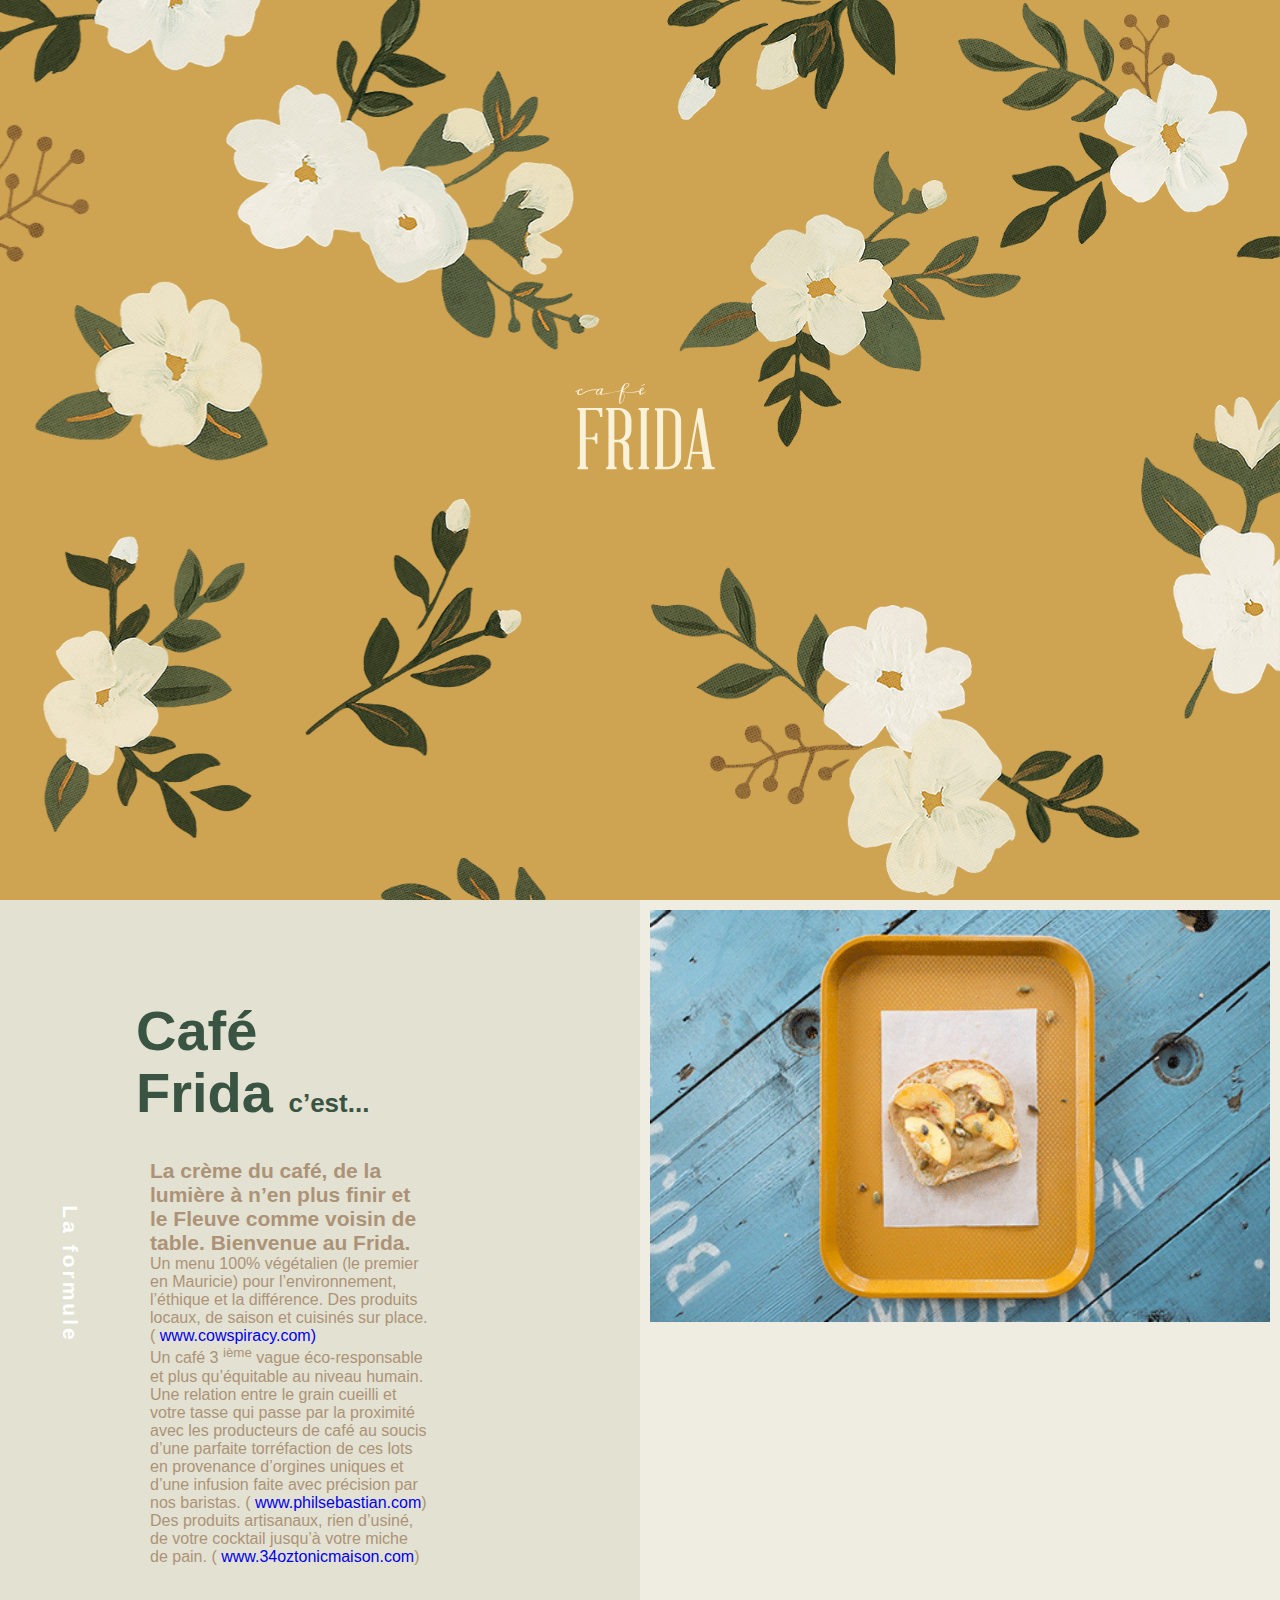
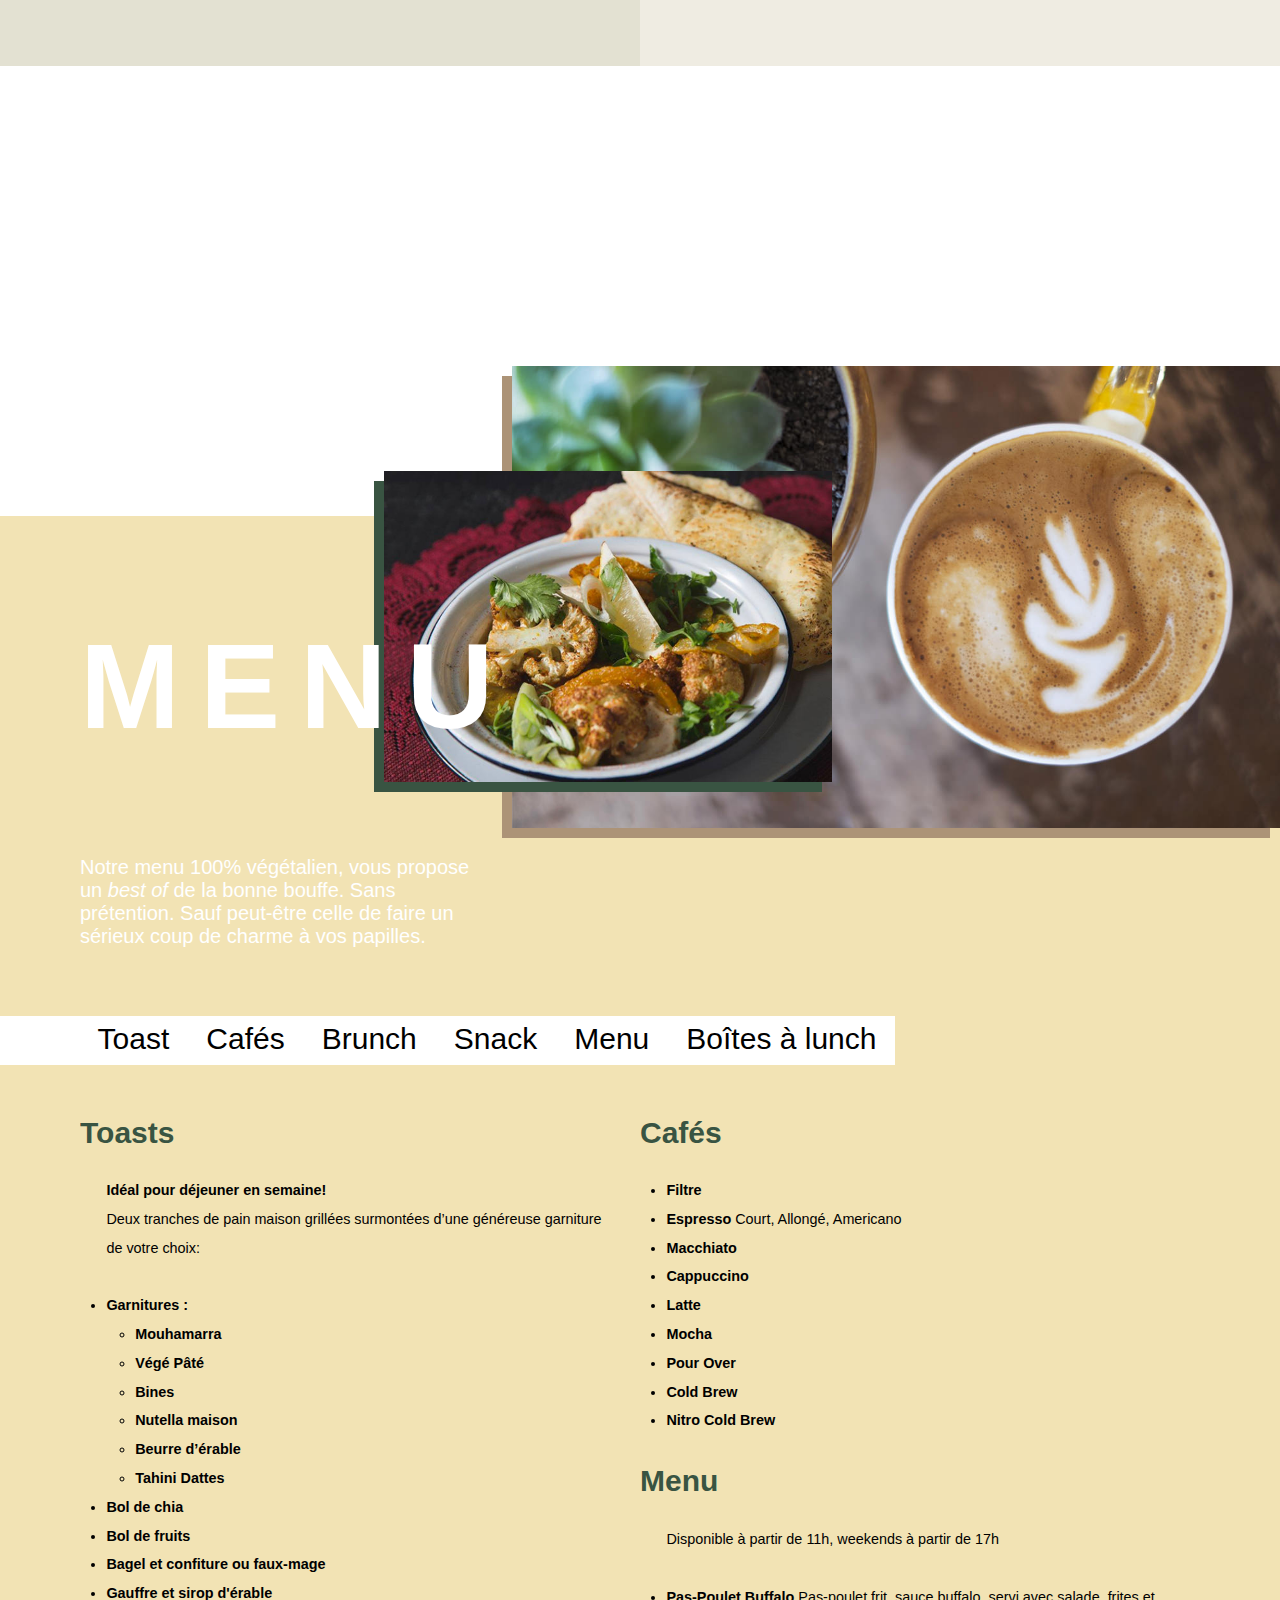
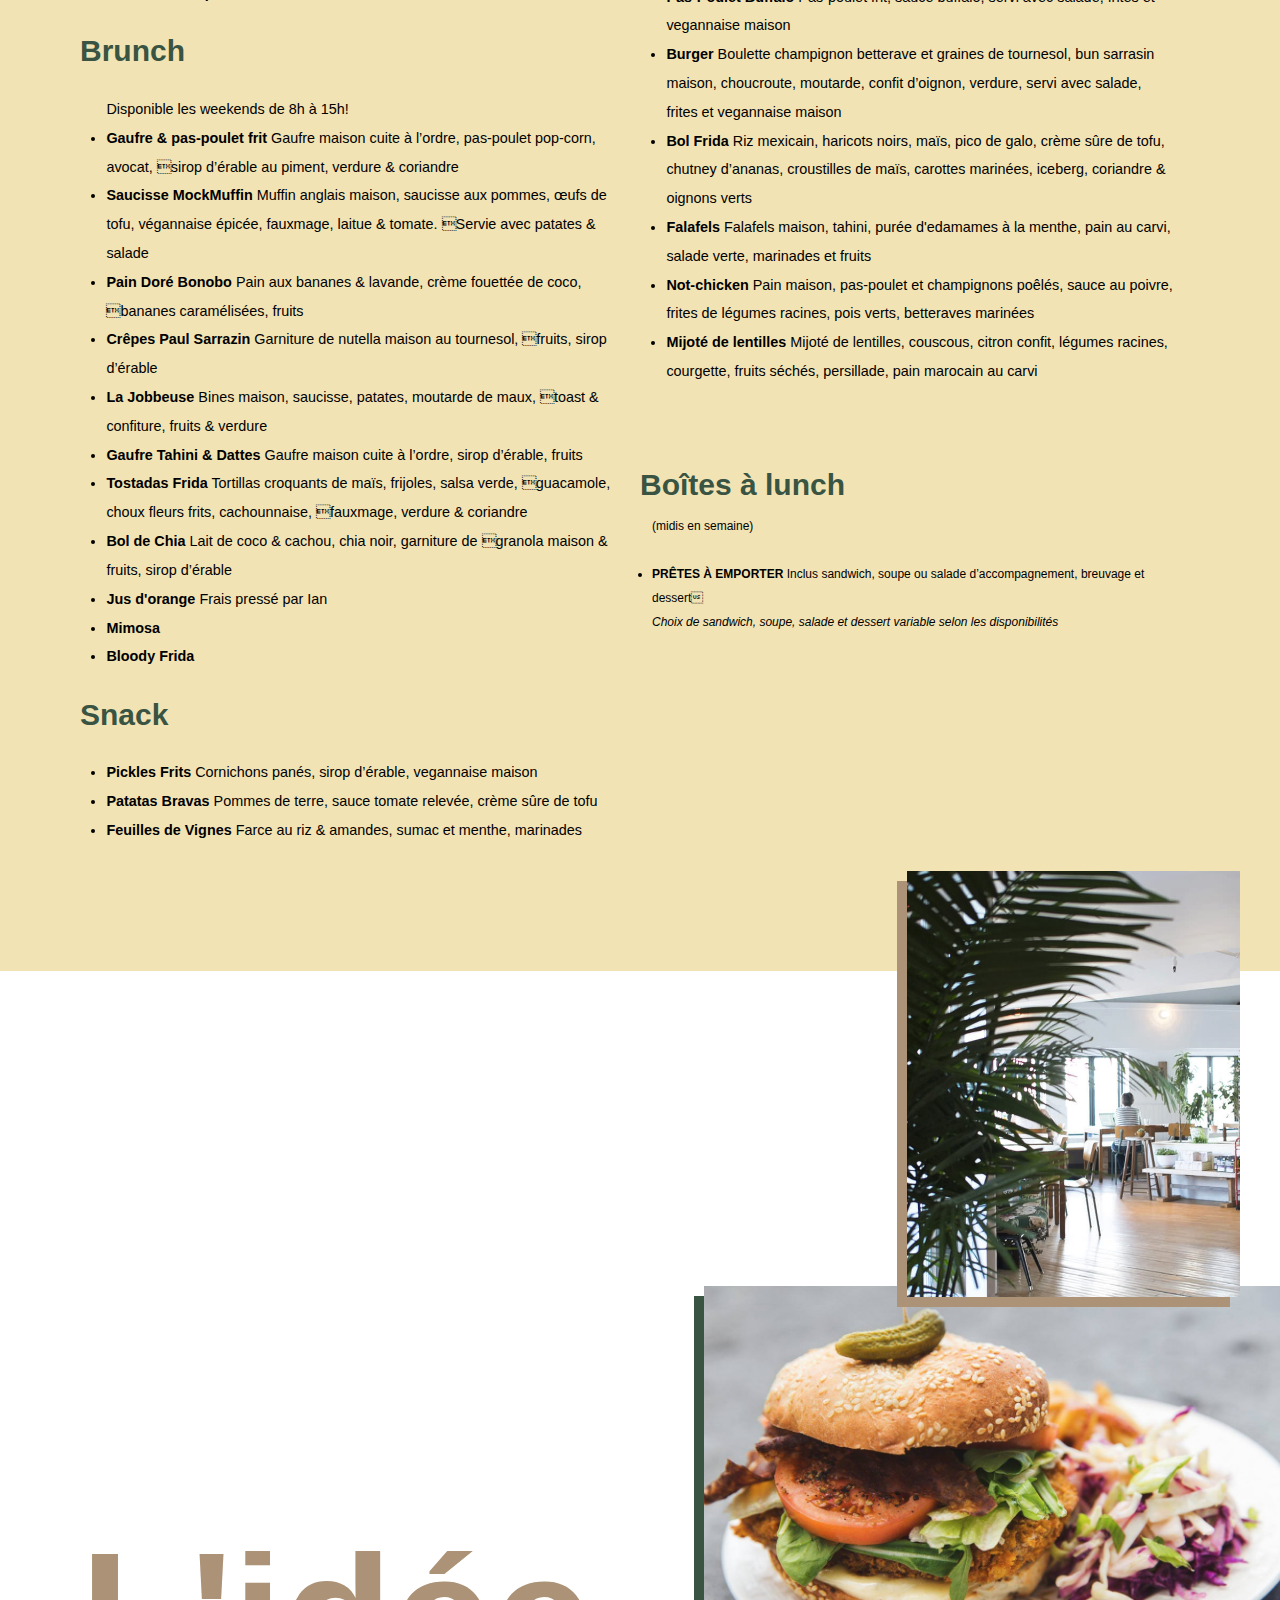
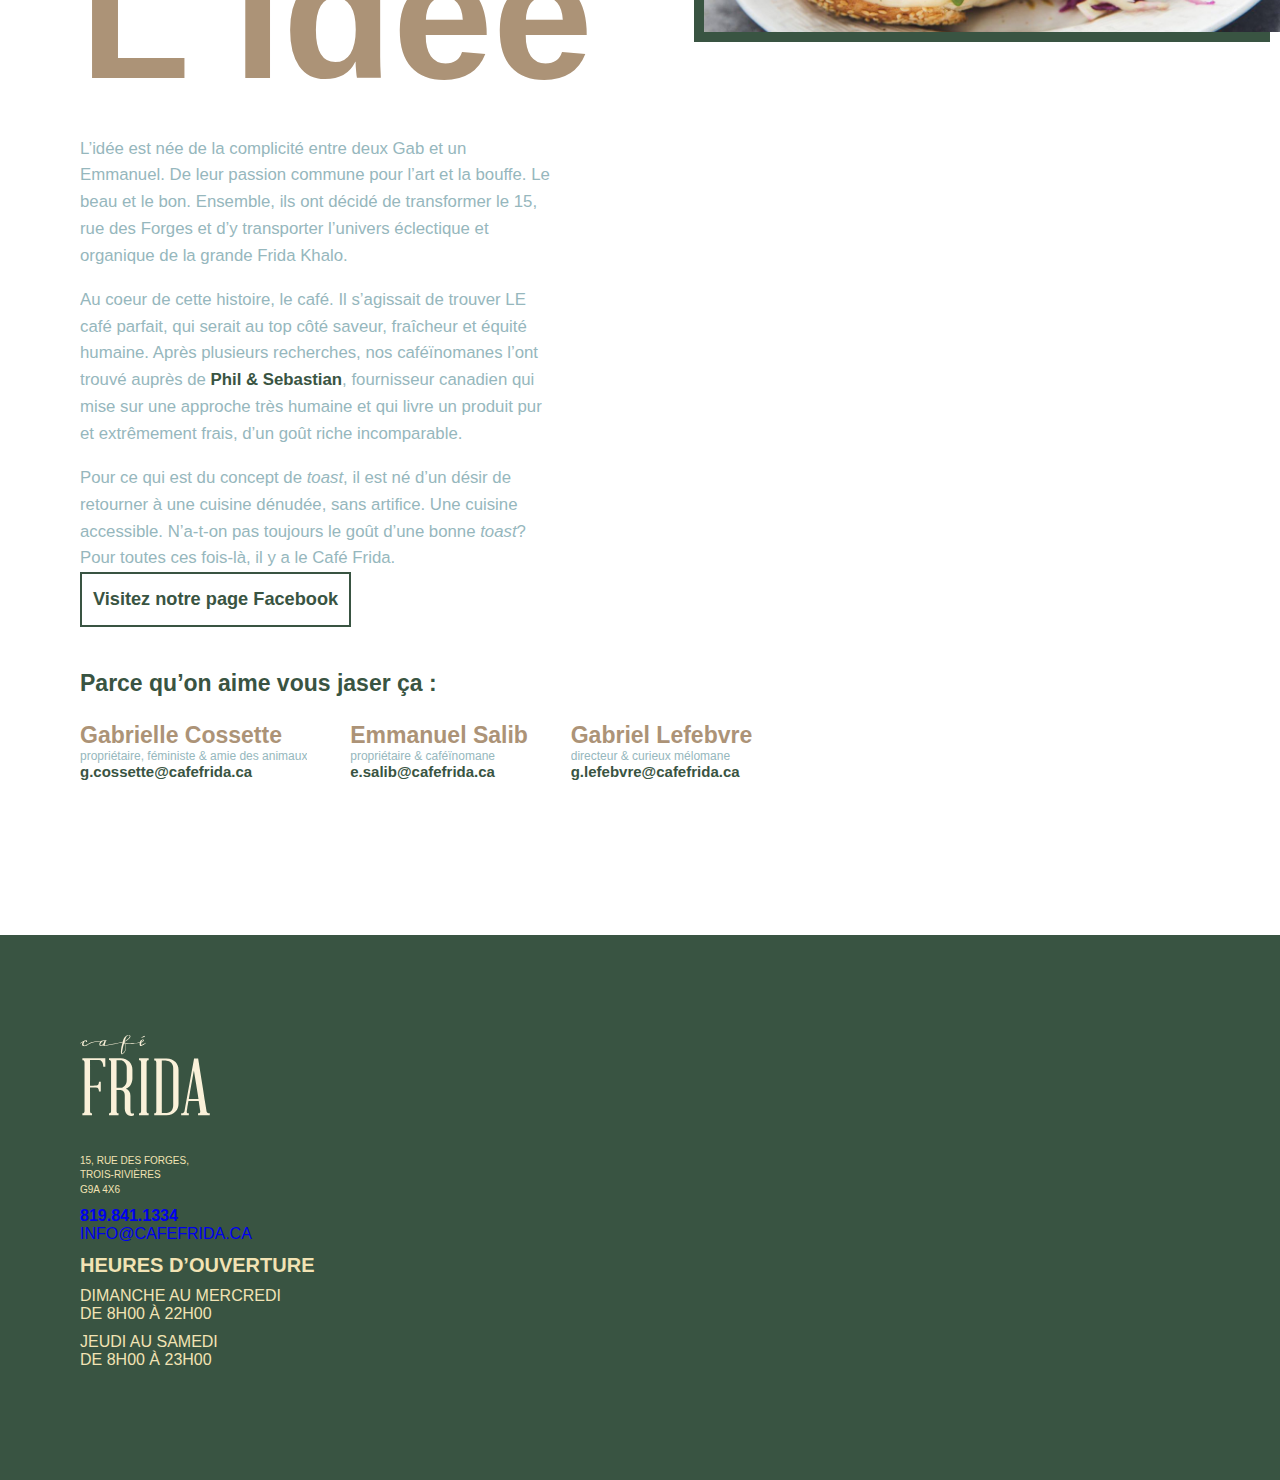
<file: 仿cafe/index.html>
<!doctype html>
<html lang="en">

<head>
    <meta http-equiv="refresh" content="">
    <title>仿cafe</title>
    <!-- Required meta tags -->
    <meta charset="utf-8">
    <meta name="viewport" content="width=device-width, initial-scale=1  maximum-scale=1.0, user-scalable=0;">

    <!-- Bootstrap CSS -->
    <!-- <link rel="stylesheet" href="css/bootstrap.css"> -->
    <link rel="stylesheet" href="css/style.css">
    <!-- <link rel="stylesheet" href="css/jquery-ui.css"> -->

    <!-- jquery & js -->
    <script src="src/jquery-1.10.1.js"></script>
    <script src="src/bootstrap.js"></script>
    <!-- <script src="https://code.jquery.com/jquery-3.3.1.slim.min.js" integrity="sha384-q8i/X+965DzO0rT7abK41JStQIAqVgRVzpbzo5smXKp4YfRvH+8abtTE1Pi6jizo" crossorigin="anonymous"></script> -->
    <!-- <script src="https://stackpath.bootstrapcdn.com/bootstrap/4.1.1/js/bootstrap.min.js" integrity="sha384-smHYKdLADwkXOn1EmN1qk/HfnUcbVRZyYmZ4qpPea6sjB/pTJ0euyQp0Mk8ck+5T" crossorigin="anonymous"></script> -->
    <script src="src/script.js"></script>
</head>

<body class="container-fluid">
    <!-- 花 -->
    <div class="topleft"></div>
    <div class="topright"></div>
    <div class="bottomleft"></div>
    <div class="bottomright"></div>
    <!-- 按钮菜单 -->
    <button class="btn btn-menu">
        <img src="./img/menu.png" class="img-fluid" alt="">
    </button>
    <div class="maskmenu">
        <ul>
            <li>
                <button>
                    <span></span>
                </button>
            </li>
            <li>
                <a href="#la-formule">La formule</a>
            </li>
            <li>
                <a href="#menu">Menu</a>
            </li>
            <li>
                <a href="#idee">L'idée</a>
            </li>
            <li>
                <a href="#contact">Contact</a>
            </li>
            <li>
                <a href="https://www.facebook.com/Lecafefrida" class="" target="_blank">
                    <span class="facebook"></span>
                </a>
            </li>
        </ul>
    </div>


    <!-- 正文 -->
    <header class="col-xs-12">
        <img class="" src="./img/logo.svg" alt="">
    </header>

    <main>
        <section id="la-formule">
            <h2  class="to_adjust">La formule</h2>

            <div class="">
                <h1>Café
                    <br>Frida
                    <span>c’est...</span>
                </h1>
                <div>
                    <h2>La crème du café, de la lumière à n’en plus finir et le Fleuve comme voisin de table. Bienvenue au Frida.</h2>
                    <p>Un menu 100% végétalien (le premier en Mauricie) pour l’environnement, l’éthique et la différence. Des
                        produits locaux, de saison et cuisinés sur place. (
                        <a href="http://www.cowspiracy.com/" target="_blank">www.cowspiracy.com)</a>
                    </p>
                    <p>Un café 3
                        <sup>ième</sup> vague éco-responsable et plus qu’équitable au niveau humain. Une relation entre le grain
                        cueilli et votre tasse qui passe par la proximité avec les producteurs de café au soucis d’une parfaite
                        torréfaction de ces lots en provenance d’orgines uniques et d’une infusion faite avec précision par
                        nos baristas. (
                        <a href="https://www.philsebastian.com/" target="_blank">www.philsebastian.com</a>)</p>
                    <p>Des produits artisanaux, rien d’usiné, de votre cocktail jusqu’à votre miche de pain. (
                        <a href="https://34oztonicmaison.com/" target="_blank">www.34oztonicmaison.com</a>)</p>
                </div>
            </div>
            <div class="to_adjust">
                <img class="img-fluid  center-block" src="./img/toast-gif-480.gif" alt="Toast">
                <span></span>
            </div>
        </section>

        <div class="bg col-xs-12">
            <img class="img-fluid hidden-md hidden-lg" src="./img/ambiance-6.jpg" alt="">
            <img class="img-fluid " src="./img/latte.jpg" alt="Café Latte">
            <img class="img-fluid " src="./img/dhal-patel.jpg" alt="Dhal Patel">
        </div>

        <section>
            <div id="menu">
                <h2>MENU</h2>
                <p>Notre menu 100% végétalien, vous propose un
                    <i>best of</i> de la bonne bouffe. Sans prétention. Sauf peut-être celle de faire un sérieux coup de charme
                    à vos papilles. </p>
            </div>

            <nav class="hidden-xs">
                <ul>
                    <li>
                        <a href="#toasts">Toast</a>
                    </li>
                    <li>
                        <a href="#cafes">Cafés</a>
                    </li>
                    <li>
                        <a href="#brunch">Brunch</a>
                    </li>
                    <li>
                        <a href="#snack">Snack</a>
                    </li>
                    <li>
                        <a href="#menu-soiree">Menu</a>
                    </li>
                    <li>
                        <a href="#boite-lunch">Boîtes à lunch</a>
                    </li>
                </ul>
            </nav>
        </section>

        <section>
            <div>
                <h3 data-target="#toasts" data-toggle="collapse">Toasts
                    <span class="hidden-md hidden-lg"></span>
                </h3>
                <div id="toasts" class="collapse">
                    <div class="card card-body">
                        <h4>Idéal pour déjeuner en semaine!</h4>
                        <p>
                            Deux tranches de pain maison grillées surmontées d’une généreuse garniture de votre choix:
                        </p>
                        <br>
                        <ul>
                            <li>
                                <p>
                                    <strong>Garnitures :</strong>
                                </p>

                                <ul>
                                    <li>
                                        <p>
                                            <strong>Mouhamarra</strong>
                                        </p>
                                    </li>
                                    <li>
                                        <p>
                                            <strong>Végé Pâté</strong>
                                        </p>
                                    </li>
                                    <li>
                                        <p>
                                            <strong>Bines</strong>
                                        </p>
                                    </li>
                                    <li>
                                        <p>
                                            <strong>Nutella maison</strong>
                                        </p>
                                    </li>
                                    <li>
                                        <p>
                                            <strong>Beurre d’érable</strong>
                                        </p>
                                    </li>
                                    <li>
                                        <p>
                                            <strong>Tahini Dattes</strong>
                                        </p>
                                    </li>
                                </ul>
                            </li>
                            <li>
                                <p>
                                    <strong>Bol de chia</strong>
                                </p>
                            </li>
                            <li>
                                <p>
                                    <strong>Bol de fruits</strong>
                                </p>
                            </li>
                            <li>
                                <p>
                                    <strong>Bagel et confiture ou faux-mage</strong>
                                </p>
                            </li>
                            <li>
                                <p>
                                    <strong>Gauffre et sirop d'érable</strong>
                                </p>
                            </li>
                        </ul>
                    </div>
                </div>
            </div>

            <div>
                <h3 data-target="#cafes" data-toggle="collapse">Cafés
                    <span class="hidden-md hidden-lg"></span>
                </h3>
                <div id="cafes" class="collapse">
                    <div class="card card-body">
                        <ul>
                            <li>
                                <p>
                                    <strong>Filtre</strong>
                                </p>
                            </li>
                            <li>
                                <p>
                                    <strong>Espresso</strong>
                                    Court, Allongé, Americano
                                </p>
                            </li>
                            <li>
                                <p>
                                    <strong>Macchiato</strong>
                                </p>
                            </li>
                            <li>
                                <p>
                                    <strong>Cappuccino</strong>
                                </p>
                            </li>
                            <li>
                                <p>
                                    <strong>Latte</strong>
                                </p>
                            </li>
                            <li>
                                <p>
                                    <strong>Mocha</strong>
                                </p>
                            </li>
                            <li>
                                <p>
                                    <strong>Pour Over</strong>
                                </p>
                            </li>
                            <li>
                                <p>
                                    <strong>Cold Brew</strong>
                                </p>
                            </li>
                            <li>
                                <p>
                                    <strong>Nitro Cold Brew</strong>
                                </p>
                            </li>
                        </ul>
                    </div>
                </div>
            </div>

            <div>
                <h3 data-target="#brunch" data-toggle="collapse" class="hidden-md">Brunch
                    <span class="hidden-md hidden-lg"></span>
                </h3>
                <div id="brunch" class="collapse">
                    <div class="card card-body">
                        <p>Disponible les weekends de 8h à 15h!</p>

                        <ul>
                            <li>
                                <p>
                                    <strong>Gaufre &amp; pas-poulet frit</strong>
                                    Gaufre maison cuite à l’ordre, pas-poulet pop-corn, avocat, sirop d’érable au piment, verdure &amp; coriandre
                                </p>
                            </li>
                            <li>
                                <p>
                                    <strong>Saucisse MockMuffin</strong>
                                    Muffin anglais maison, saucisse aux pommes, œufs de tofu, végannaise épicée, fauxmage, laitue &amp; tomate. Servie avec
                                    patates &amp; salade
                                </p>
                            </li>
                            <li>
                                <p>
                                    <strong>Pain Doré Bonobo</strong>
                                    Pain aux bananes &amp; lavande, crème fouettée de coco, bananes caramélisées, fruits
                                </p>
                            </li>
                            <li>
                                <p>
                                    <strong>Crêpes Paul Sarrazin</strong>
                                    Garniture de nutella maison au tournesol, fruits, sirop d’érable
                                </p>
                            </li>
                            <li>
                                <p>
                                    <strong>La Jobbeuse</strong>
                                    Bines maison, saucisse, patates, moutarde de maux, toast &amp; confiture, fruits &amp; verdure
                                </p>
                            </li>
                            <li>
                                <p>
                                    <strong>Gaufre Tahini &amp; Dattes</strong>
                                    Gaufre maison cuite à l’ordre, sirop d’érable, fruits
                                </p>
                            </li>
                            <li>
                                <p>
                                    <strong>Tostadas Frida</strong>
                                    Tortillas croquants de maïs, frijoles, salsa verde, guacamole, choux fleurs frits, cachounnaise, fauxmage, verdure &amp;
                                    coriandre
                                </p>
                            </li>
                            <li>
                                <p>
                                    <strong>Bol de Chia</strong>
                                    Lait de coco &amp; cachou, chia noir, garniture de granola maison &amp; fruits, sirop d’érable
                                </p>
                            </li>
                            <li>
                                <p>
                                    <strong>Jus d'orange</strong>
                                    Frais pressé par Ian
                                </p>
                            </li>
                            <li>
                                <p>
                                    <strong>Mimosa</strong>
                                </p>
                            </li>
                            <li>
                                <p>
                                    <strong>Bloody Frida</strong>
                                </p>
                            </li>
                        </ul>
                    </div>
                </div>
            </div>
            
            <div class="to_adjust">
                <h3 data-target="#menu-soiree" data-toggle="collapse">Menu
                    <span class="hidden-lg hidden-md"></span>
                </h3>
                <div id="menu-soiree" class="collapse">
                    <div class="card card-body">
                        <p>Disponible à partir de 11h, weekends à partir de 17h</p>
                        <br>
                        <ul>
                            <li>
                                <p>
                                    <strong>Pas-Poulet Buffalo</strong>
                                    Pas-poulet frit, sauce buffalo, servi avec salade, frites et vegannaise maison
                                </p>
                            </li>
                            <li>
                                <p>
                                    <strong>Burger</strong>
                                    Boulette champignon betterave et graines de tournesol, bun sarrasin maison, choucroute, moutarde, confit d’oignon, verdure,
                                    servi avec salade, frites et vegannaise maison
                                </p>
                            </li>
                            <li>
                                <p>
                                    <strong>Bol Frida</strong>
                                    Riz mexicain, haricots noirs, maïs, pico de galo, crème sûre de tofu, chutney d’ananas, croustilles de maïs, carottes marinées,
                                    iceberg, coriandre &amp; oignons verts
                                </p>
                            </li>
                            <li>
                                <p>
                                    <strong>Falafels</strong>
                                    Falafels maison, tahini, purée d'edamames à la menthe, pain au carvi, salade verte, marinades et fruits
                                </p>
                            </li>
                            <li>
                                <p>
                                    <strong>Not-chicken</strong>
                                    Pain maison, pas-poulet et champignons poêlés, sauce au poivre, frites de légumes racines, pois verts, betteraves marinées
                                </p>
                            </li>
                            <li>
                                <p>
                                    <strong>Mijoté de lentilles</strong>
                                    Mijoté de lentilles, couscous, citron confit, légumes racines, courgette, fruits séchés, persillade, pain marocain au carvi
                                </p>
                            </li>
                        </ul>
                    </div>
                </div>
            </div>

            <div>
                    <h3 data-target="#snack" data-toggle="collapse">Snack
                        <span class="hidden-md hidden-lg"></span>
                    </h3>
                    <div id="snack" class="collapse">
                        <div class="card card-body">
                            <ul>
                                <li>
                                    <p>
                                        <strong>Pickles Frits</strong>
                                        Cornichons panés, sirop d’érable, vegannaise maison
                                    </p>
                                </li>
                                <li>
                                    <p>
                                        <strong>Patatas Bravas</strong>
                                        Pommes de terre, sauce tomate relevée, crème sûre de tofu
                                    </p>
                                </li>
                                <li>
                                    <p>
                                        <strong>Feuilles de Vignes</strong>
                                        Farce au riz &amp; amandes, sumac et menthe, marinades
                                    </p>
                                </li>
                            </ul>
                        </div>
                    </div>
            </div>

            <div class="to_adjust2">
                <h3>Boîtes à lunch</h3>
                <div id="boite-lunch">
                    <p>(midis en semaine)</p><br>
                    <ul>
                        <li>
                            <p>
                                <strong>PRÊTES À EMPORTER</strong>
                                Inclus sandwich, soupe ou salade d’accompagnement, breuvage et dessert
                            </p>
                            <p>
                                <i>Choix de sandwich, soupe, salade et dessert variable selon les disponibilités</i>
                            </p>
                        </li>
                    </ul>
                </div>
            </div>
        </section>

        <div class="bg">
            <img class="img-fluid hidden-lg hidden-md" src="./img/ambiance-7.jpg" alt="">
            <img class="img-fluid " src="./img/burger-free-chicken.jpg" alt="Burger Free Chicken">
            <img class="img-fluid " src="./img/img-verti-2.jpg" alt="">
        </div>

        <section>
            <div id="idee">
                <h2>L'idée</h2>
                <article>
                    <p>L’idée est née de la complicité entre deux Gab et un Emmanuel. De leur passion commune pour l’art et
                        la bouffe. Le beau et le bon. Ensemble, ils ont décidé de transformer le 15, rue des Forges et d’y
                        transporter l’univers éclectique et organique de la grande Frida Khalo. </p>
                    <p>Au coeur de cette histoire, le café. Il s’agissait de trouver LE café parfait, qui serait au top côté
                        saveur, fraîcheur et équité humaine. Après plusieurs recherches, nos caféïnomanes l’ont trouvé auprès
                        de
                        <a href="https://www.philsebastian.com/" target="_blank">Phil &amp; Sebastian</a>, fournisseur canadien qui mise sur une approche très humaine et qui livre
                        un produit pur et extrêmement frais, d’un goût riche incomparable. </p>
                    <p>Pour ce qui est du concept de
                        <i>toast</i>, il est né d’un désir de retourner à une cuisine dénudée, sans artifice. Une cuisine accessible.
                        N’a-t-on pas toujours le goût d’une bonne
                        <i>toast</i>? Pour toutes ces fois-là, il y a le Café Frida.</p>
                    <br>
                    <a href="https://www.facebook.com/Lecafefrida" target="_blank">
                        <div>Visitez notre page Facebook</div>
                        <span class="hidden-xs hidden-md hidden-lg">Visitez notre page Facebook</span>
                    </a>
                </article>
            </div>

            <div>
                    <h3 class="to_adjust">Parce qu’on
                        <br>aime vous jaser ça :</h3>
                <div>
                    <div>
                        <h3>Gabrielle
                            <br>Cossette</h3>
                        <p>propriétaire, féministe
                            <br>&amp; amie des animaux</p>
                        <a href="mailto:g.cossette@cafefrida.ca">g.cossette@cafefrida.ca</a>
                    </div>
                    <div>
                        <h3>Emmanuel
                            <br>Salib</h3>
                        <p>propriétaire
                            <br>&amp; caféïnomane</p>
                        <a href="mailto:e.salib@cafefrida.ca">e.salib@cafefrida.ca</a>
                    </div>
                    <div>
                        <h3>Gabriel
                            <br>Lefebvre</h3>
                        <p>directeur
                            <br>&amp; curieux mélomane</p>
                        <a href="mailto:g.lefebvre@cafefrida.ca">g.lefebvre@cafefrida.ca</a>
                    </div>
                </div>
            </div>
        </section>
    </main>

    <footer id="contact">
        <div>
            <div>
                <div>
                    <div class="logo">
                        <img class="img-fluid " src="./img/logo.svg" alt="Café Frida">
                    </div>
                </div>
                <div>
                    <div>
                        <address>
                            15, rue des forges,
                            <br>Trois-Rivières
                            <br>G9A 4X6
                        </address>
                        <p>
                            <strong>
                                <a href="tel:8198411334">819.841.1334</a>
                            </strong>
                            <br>
                            <a href="mailto:info@cafefrida.ca">info@cafefrida.ca</a>
                            <br>
                            <a href="https://www.facebook.com/Lecafefrida" target="_blank"></a>
                        </p>
                    </div>
                    <div>
                        <h4>Heures d’ouverture</h4>
                        <p>Dimanche au mercredi
                            <br>de 8h00 à 22h00</p>
                        <p>jeudi au samedi
                            <br>de 8h00 à 23h00</p>
                    </div>
                </div>
            </div>
        </div>
        <!-- <div>
            <div id="map">
                <div>
                    <div>
                        <div tabindex="0">
                            <div>
                                <div>
                                    <div>
                                        <div>
                                            <div>
                                                <div></div>
                                            </div>
                                            <div>
                                                <div></div>
                                            </div>
                                            <div>
                                                <div></div>
                                            </div>
                                            <div>
                                                <div></div>
                                            </div>
                                            <div>
                                                <div></div>
                                            </div>
                                            <div>
                                                <div></div>
                                            </div>
                                            <div>
                                                <div></div>
                                            </div>
                                            <div>
                                                <div></div>
                                            </div>
                                            <div>
                                                <div></div>
                                            </div>
                                        </div>
                                    </div>
                                </div>
                                <div></div>
                                <div></div>
                                <div>
                                    <div>
                                        <div>
                                            <div></div>
                                            <div></div>
                                            <div></div>
                                            <div></div>
                                            <div></div>
                                            <div></div>
                                            <div></div>
                                            <div></div>
                                            <div></div>
                                        </div>
                                    </div>
                                    <div>
                                        <img class="img-fluid " alt="" src="https://maps.gstatic.com/mapfiles/mv/imgs8.png" draggable="false">
                                            </div>
                                        </span>
                                        <label>地名</label>
                                    </div>
                                </div>
                            </div>
                        </div>
                    </a>
                </div>
                <a target="_blank" href="https://maps.google.com/maps?ll=46.341587,-72.538803&amp;z=14&amp;t=m&amp;hl=zh-CN&amp;gl=US&amp;mapclient=apiv3"
                    title="点击以在 Google 地图上查看此区域">
                </a>
            </div>
            <a target="_blank" href="https://maps.google.com/maps?ll=46.341587,-72.538803&amp;z=14&amp;t=m&amp;hl=zh-CN&amp;gl=US&amp;mapclient=apiv3"
                title="点击以在 Google 地图上查看此区域">
            </a>
        </div>
        <a target="_blank" href="https://maps.google.com/maps?ll=46.341587,-72.538803&amp;z=14&amp;t=m&amp;hl=zh-CN&amp;gl=US&amp;mapclient=apiv3"
            title="点击以在 Google 地图上查看此区域">

        </a>
        <div>
            <a target="_blank" href="https://maps.google.com/maps?ll=46.341587,-72.538803&amp;z=14&amp;t=m&amp;hl=zh-CN&amp;gl=US&amp;mapclient=apiv3"
                title="点击以在 Google 地图上查看此区域">
            </a>
            <div>
                <a target="_blank" href="https://maps.google.com/maps?ll=46.341587,-72.538803&amp;z=14&amp;t=m&amp;hl=zh-CN&amp;gl=US&amp;mapclient=apiv3"
                    title="点击以在 Google 地图上查看此区域">
                </a>
                <div>
                    <a target="_blank" href="https://maps.google.com/maps?ll=46.341587,-72.538803&amp;z=14&amp;t=m&amp;hl=zh-CN&amp;gl=US&amp;mapclient=apiv3"
                        title="点击以在 Google 地图上查看此区域">
                    </a>
                    <div>
                        <a target="_blank" href="https://maps.google.com/maps?ll=46.341587,-72.538803&amp;z=14&amp;t=m&amp;hl=zh-CN&amp;gl=US&amp;mapclient=apiv3"
                            title="点击以在 Google 地图上查看此区域">
                        </a>
                        <div>
                            <a target="_blank" href="https://maps.google.com/maps?ll=46.341587,-72.538803&amp;z=14&amp;t=m&amp;hl=zh-CN&amp;gl=US&amp;mapclient=apiv3"
                                title="点击以在 Google 地图上查看此区域">
                                <svg version="1.1" id="peace" xmlns="http://www.w3.org/2000/svg" xmlns:xlink="http://www.w3.org/1999/xlink" x="0px" y="0px"
                                    width="20px" height="20px" viewBox="0 0 30 30" enable-background="new 0 0 30 30" xml:space="preserve">
                                    <path d="M24.697,16.728c-0.456-0.628-1.16-1.032-1.932-1.109l-0.368-0.037l1.533-10.233c0.097-0.643-0.063-1.285-0.45-1.808
                                            s-0.953-0.864-1.597-0.96c-0.644-0.097-1.285,0.063-1.808,0.45c-0.523,0.386-0.864,0.954-0.961,1.597l-1.441,9.623L16.139,2.128
                                            c-0.169-1.332-1.39-2.278-2.721-2.109c-0.645,0.082-1.22,0.41-1.618,0.924c-0.398,0.514-0.573,1.152-0.491,1.797l1.043,8.235
                                            c-0.402-0.244-0.866-0.366-1.346-0.349c-0.649,0.023-1.251,0.298-1.694,0.774c-0.443,0.476-0.674,1.096-0.651,1.746l0.003,0.097
                                            c-0.428-0.317-0.961-0.498-1.534-0.477c-1.341,0.048-2.394,1.178-2.346,2.52l0.268,6.604c0.105,2.923,1.222,5.747,3.145,7.952
                                            C8.288,29.947,8.416,30,8.543,30c0.107,0,0.215-0.037,0.302-0.113c0.191-0.166,0.211-0.457,0.044-0.647
                                            c-1.785-2.048-2.822-4.671-2.919-7.386c0-0.003,0-0.006,0-0.008l-0.268-6.592c-0.03-0.835,0.625-1.539,1.46-1.569
                                            c0.833-0.03,1.539,0.625,1.569,1.46l0.096,2.688c0.009,0.248,0.213,0.443,0.459,0.443c0.005,0,0.011,0,0.017,0
                                            c0.253-0.01,0.452-0.223,0.442-0.476l-0.167-4.686c-0.014-0.405,0.129-0.791,0.406-1.087c0.275-0.296,0.65-0.467,1.055-0.482
                                            c0.404-0.014,0.791,0.13,1.087,0.406c0.235,0.218,0.39,0.5,0.452,0.808l0.603,4.761c0.032,0.252,0.262,0.43,0.513,0.397
                                            s0.43-0.262,0.398-0.513L12.22,2.625c-0.051-0.402,0.058-0.799,0.306-1.119s0.606-0.524,1.008-0.575
                                            c0.829-0.105,1.589,0.484,1.694,1.313l1.708,13.48c0.046,0.365,0.347,0.633,0.715,0.638c0.366,0.007,0.674-0.257,0.729-0.621
                                            l1.645-10.979c0.061-0.4,0.273-0.753,0.599-0.994s0.726-0.34,1.126-0.28s0.753,0.272,0.994,0.598c0.24,0.326,0.34,0.726,0.279,1.126
                                            l-2.561,17.093c-0.037,0.252,0.136,0.485,0.387,0.523c0.023,0.003,0.046,0.004,0.068,0.004c0.224,0,0.42-0.163,0.453-0.391
                                            l0.893-5.951l0.412,0.041c0.512,0.053,0.979,0.32,1.279,0.736c0.303,0.416,0.414,0.942,0.305,1.445l-1.113,5.107
                                            c0,0.006-0.002,0.012-0.003,0.019c-0.396,2.268-1.896,4.165-4.012,5.073c-0.233,0.101-0.341,0.371-0.241,0.604
                                            c0.075,0.174,0.244,0.278,0.423,0.278c0.061,0,0.122-0.013,0.181-0.038c2.398-1.03,4.1-3.18,4.553-5.75l1.109-5.098
                                            C25.319,18.15,25.152,17.355,24.697,16.728z"></path>
                                </svg>
                            </a>
                            <p>
                                <a target="_blank" href="https://maps.google.com/maps?ll=46.341587,-72.538803&amp;z=14&amp;t=m&amp;hl=zh-CN&amp;gl=US&amp;mapclient=apiv3"
                                    title="点击以在 Google 地图上查看此区域">© 2016 café Frida
                                    <br>
                                </a>
                                <a href="http://plcossette.com/" target="_blank">par Pier-luc cossette</a>
                            </p>
                        </div>
                    </div>
                </div>
            </div>
        </div> -->
    </footer>




    <!-- Optional JavaScript -->
    <!-- jQuery first, then Popper.js, then Bootstrap JS -->
    <!-- <script src="https://code.jquery.com/jquery-3.2.1.slim.min.js" integrity="sha384-KJ3o2DKtIkvYIK3UENzmM7KCkRr/rE9/Qpg6aAZGJwFDMVNA/GpGFF93hXpG5KkN"
        crossorigin="anonymous"></script>
    <script src="https://cdnjs.cloudflare.com/ajax/libs/popper.js/1.12.9/umd/popper.min.js" integrity="sha384-ApNbgh9B+Y1QKtv3Rn7W3mgPxhU9K/ScQsAP7hUibX39j7fakFPskvXusvfa0b4Q"
        crossorigin="anonymous"></script>
    <script src="https://maxcdn.bootstrapcdn.com/bootstrap/4.0.0/js/bootstrap.min.js" integrity="sha384-JZR6Spejh4U02d8jOt6vLEHfe/JQGiRRSQQxSfFWpi1MquVdAyjUar5+76PVCmYl"
        crossorigin="anonymous"></script> -->

    <!-- <iframe id="yeetool" scrolling="no" src="moz-extension://e57226c2-d8fc-4514-8f67-d186db8b7db0/content.html"></iframe> -->
</body>

</html>
</file>
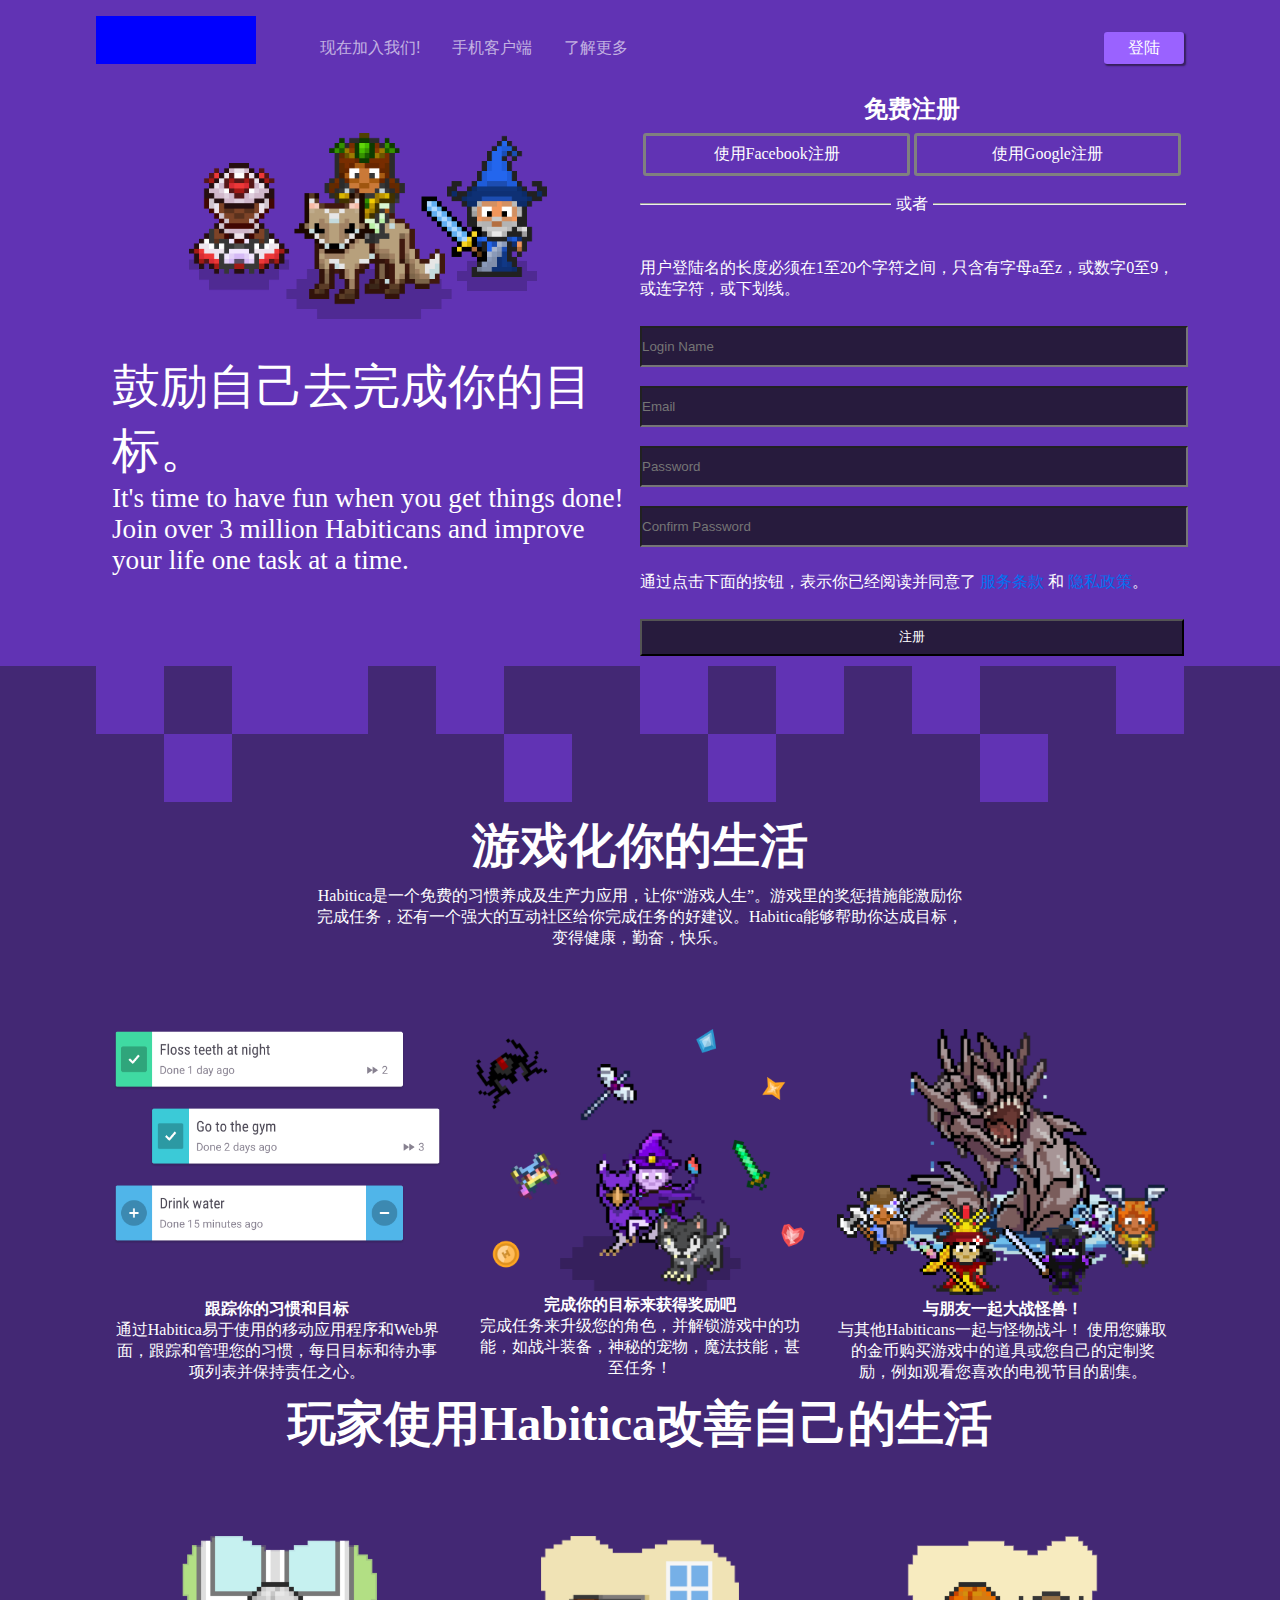
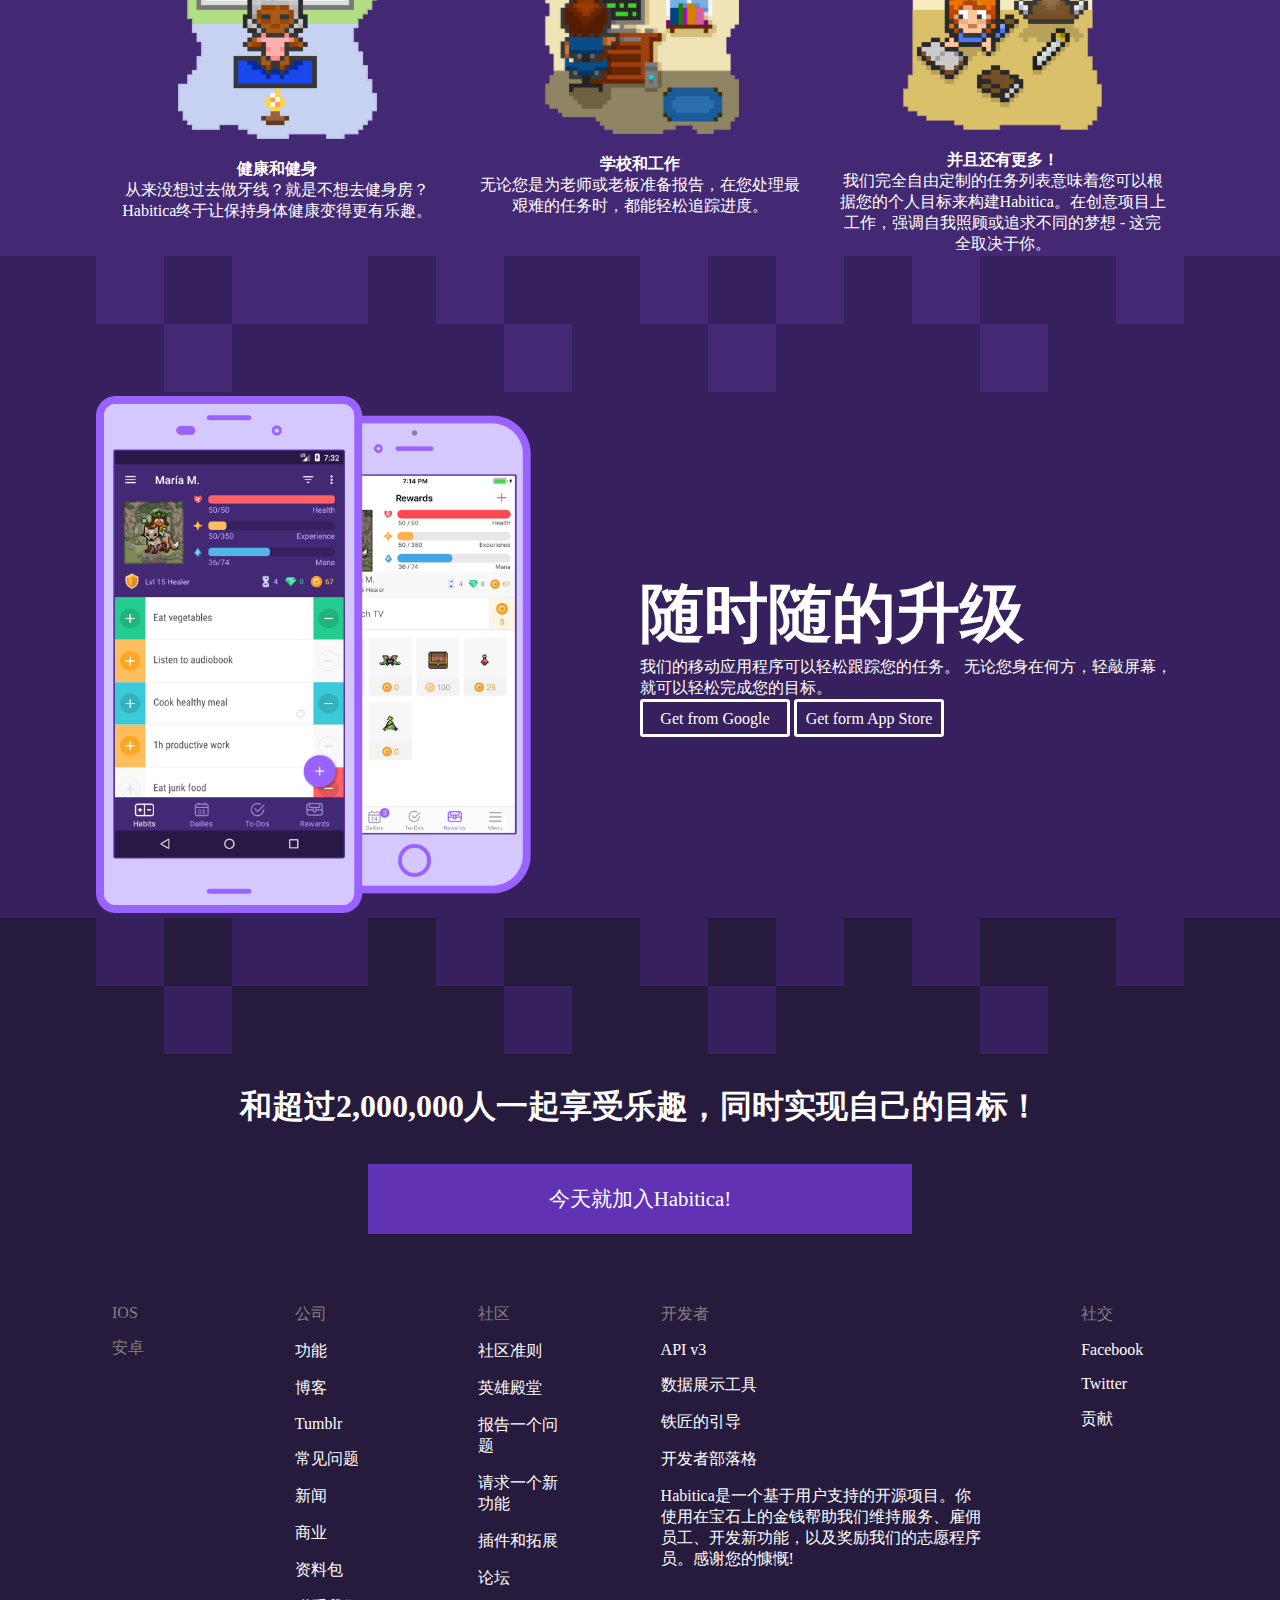
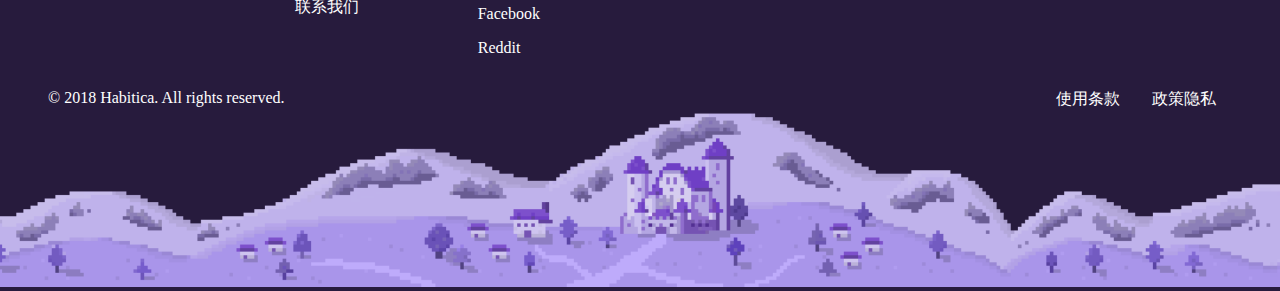
<file: 仿Habitica/public/index.html>
<!DOCTYPE html>
<html lang="en">

<head>
    <meta metahttp-equiv="refresh" content="5">
    <meta charset="UTF-8">
    <meta name="viewport" content="width=device-width, initial-scale=1.0">
    <meta http-equiv="X-UA-Compatible" content="ie=edge">
    <title>仿Habitica</title>
    <link rel="stylesheet" href="./css/style.css">
</head>

<body>
    <header>
        <div id="logo"></div>

        <ul id="nav">
            <li>
                <a href="#">现在加入我们!</a>
            </li>
            <li>
                <a href="#">手机客户端</a>
            </li>
            <li>
                <a href="#">了解更多</a>
                <!-- <svg xmlns="http://www.w3.org/2000/svg" version="1.1">
                    <polygon points="0,0 100,0 50,100" />
                </svg> -->
                <ul>
                    <li>
                        <a href="#">常见问题</a>
                    </li>
                    <li>
                        <a href="#">团队套餐</a>
                    </li>
                </ul>
            </li>
        </ul>

        <a id="login" href="#">登陆</a>
    </header>


    <main>

        <section>
            <div>
                <img src="./images/home-main3x.png" alt="主角，法师，还有一只刺客">
                <p>鼓励自己去完成你的目标。</p>
                <p>It's time to have fun when you get things done! Join over 3 million Habiticans and improve your life one
                    task at a time.</p>
            </div>
            <div>
                <h2>免费注册</h2>
                <a href="#">使用Facebook注册</a>
                <a href="#">使用Google注册</a>
                <hr />
                <p id="or">或者</p>

                <form action="#" method="POST">
                    <p>用户登陆名的长度必须在1至20个字符之间，只含有字母a至z，或数字0至9，或连字符，或下划线。</p>
                    <input type="text" placeholder="Login Name" name="name">
                    <input type="email" placeholder="Email" name="email">
                    <input type="password" placeholder="Password" name="password">
                    <input type="password" placeholder="Confirm Password">
                    <p>通过点击下面的按钮，表示你已经阅读并同意了
                        <a href="#"> 服务条款 </a>和
                        <a href="#">隐私政策</a>。</p>
                    <!-- <a href="#">注册</a> -->
                    <input type="submit" value='注册'>
                </form>
            </div>
        </section>

        <section>
            <svg class="svg1" xmlns="http://www.w3.org/2000/svg" viewBox="0 0 1440 180">
                <path fill-rule="evenodd" d="M1440 90h-90V0h90v90zm-270 0h-90V0h90v90zm90 90h-90V90h90v90zm-360 0h-90V90h90v90zm90-90h-90V0h90v90zm-180 0h-90V0h90v90zm-540 0h-90V0h90v90zm360 90h-90V90h90v90zM360 90h-90V0h90v90zm180 0h-90V0h90v90zm-360 90H90V90h90v90zM90 90H0V0h90v90z"></path>
            </svg>
            <div id="section2_title">
                <h2>游戏化你的生活</h2>
                <p>Habitica是一个免费的习惯养成及生产力应用，让你“游戏人生”。游戏里的奖惩措施能激励你完成任务，还有一个强大的互动社区给你完成任务的好建议。Habitica能够帮助你达成目标，变得健康，勤奋，快乐。</p>
            </div>

            <div class="flex">
                <div>
                    <img id="to_adjust" src="./images/track-habits3x.png" alt="成长路径">
                    <h4>跟踪你的习惯和目标</h4>
                    <p>通过Habitica易于使用的移动应用程序和Web界面，跟踪和管理您的习惯，每日目标和待办事项列表并保持责任之心。</p>
                </div>
                <div>
                    <img src="./images/earn-rewards3x.png" alt="主角与成就">
                    <h4>完成你的目标来获得奖励吧</h4>
                    <p>完成任务来升级您的角色，并解锁游戏中的功能，如战斗装备，神秘的宠物，魔法技能，甚至任务！</p>
                </div>
                <div>
                    <img src="./images/battle-monsters@3x.7cd8d3e.png" alt="打怪兽">
                    <h4>与朋友一起大战怪兽！</h4>
                    <p>与其他Habiticans一起与怪物战斗！ 使用您赚取的金币购买游戏中的道具或您自己的定制奖励，例如观看您喜欢的电视节目的剧集。</p>
                </div>
            </div>
        </section>

        <section>
            <h2>玩家使用Habitica改善自己的生活</h2>

            <div class="flex">
                <div>
                    <img class="to_adjust_img" src="./images/health-fitness@3x.9676cd7.png" alt="更健康">
                    <h4>健康和健身</h4>
                    <p>从来没想过去做牙线？就是不想去健身房？ Habitica终于让保持身体健康变得更有乐趣。</p>
                </div>
                <div>
                    <img class="to_adjust_img" src="./images/school-work3x.png" alt="更好的工作学习">
                    <h4>学校和工作</h4>
                    <p>无论您是为老师或老板准备报告，在您处理最艰难的任务时，都能轻松追踪进度。</p>
                </div>
                <div>
                    <img class="to_adjust_img" src="./images/much-more3x.png" alt="更多更多">
                    <h4>并且还有更多！</h4>
                    <p>我们完全自由定制的任务列表意味着您可以根据您的个人目标来构建Habitica。在创意项目上工作，强调自我照顾或追求不同的梦想 - 这完全取决于你。</p>
                </div>
            </div>
        </section>

        <section>
            <svg class="svg2" xmlns="http://www.w3.org/2000/svg" viewBox="0 0 1440 180">
                <path fill-rule="evenodd" d="M1440 90h-90V0h90v90zm-270 0h-90V0h90v90zm90 90h-90V90h90v90zm-360 0h-90V90h90v90zm90-90h-90V0h90v90zm-180 0h-90V0h90v90zm-540 0h-90V0h90v90zm360 90h-90V90h90v90zM360 90h-90V0h90v90zm180 0h-90V0h90v90zm-360 90H90V90h90v90zM90 90H0V0h90v90z"></path>
            </svg>
            <img src="./images/mobile-preview@3x.422fbec.png" alt="手机游戏界面">
            <div>
                <h2>随时随的升级</h2>
                <p>我们的移动应用程序可以轻松跟踪您的任务。 无论您身在何方，轻敲屏幕，就可以轻松完成您的目标。</p>
                <a href="#">Get from Google</a>
                <a href="#">Get form App Store</a>
            </div>
        </section>

        <section>
            <svg class="svg3" xmlns="http://www.w3.org/2000/svg" viewBox="0 0 1440 180">
                <path fill-rule="evenodd" d="M1440 90h-90V0h90v90zm-270 0h-90V0h90v90zm90 90h-90V90h90v90zm-360 0h-90V90h90v90zm90-90h-90V0h90v90zm-180 0h-90V0h90v90zm-540 0h-90V0h90v90zm360 90h-90V90h90v90zM360 90h-90V0h90v90zm180 0h-90V0h90v90zm-360 90H90V90h90v90zM90 90H0V0h90v90z"></path>
            </svg>
            <h3>和超过2,000,000人一起享受乐趣，同时实现自己的目标！</h3>
            <a href="#">今天就加入Habitica!</a>
        </section>
    </main>

    <footer>
        <div class="flex">
            <ul>
                <li>
                    <a href="#">IOS</a>
                </li>
                <li class="to_adjust_li">
                    <a href="#">安卓</a>
                </li>
            </ul>


            <ul>
                <li>
                    <a href="#">公司</a>
                </li>
                <li>
                    <a href="#">功能</a>
                </li>
                <li>
                    <a href="#">博客</a>
                </li>
                <li>
                    <a href="#">Tumblr</a>
                </li>
                <li>
                    <a href="#">常见问题</a>
                </li>
                <li>
                    <a href="#">新闻</a>
                </li>
                <li>
                    <a href="#">商业</a>
                </li>
                <li>
                    <a href="#">资料包</a>
                </li>
                <li>
                    <a href="#">联系我们</a>
                </li>
            </ul>


            <ul>
                <li>
                    <a href="#">社区</a>
                </li>
                <li>
                    <a href="#">社区准则</a>
                </li>
                <li>
                    <a href="#">英雄殿堂</a>
                </li>
                <li>
                    <a href="#">报告一个问题</a>
                </li>
                <li>
                    <a href="#">请求一个新功能</a>
                </li>
                <li>
                    <a href="#">插件和拓展</a>
                </li>
                <li>
                    <a href="#">论坛</a>
                </li>
                <li>
                    <a href="#">Facebook</a>
                </li>
                <li>
                    <a href="#">Reddit</a>
                </li>
            </ul>


            <ul id="to_adjust_ul">
                <li>
                    <a href="#">开发者</a>
                </li>
                <li>
                    <a href="#">API v3</a>
                </li>
                <li>
                    <a href="#">数据展示工具</a>
                </li>
                <li>
                    <a href="#">铁匠的引导</a>
                </li>
                <li>
                    <a href="#">开发者部落格</a>
                </li>
                <li>
                    Habitica是一个基于用户支持的开源项目。你使用在宝石上的金钱帮助我们维持服务、雇佣员工、开发新功能，以及奖励我们的志愿程序员。感谢您的慷慨!
                </li>
            </ul>


            <ul>
                <li>
                    <a href="#">社交</a>
                </li>
                <li>
                    <a href="#">Facebook</a>
                </li>
                <li>
                    <a href="#">Twitter</a>
                </li>
                <li>
                    <a href="#">贡献</a>
                </li>
        </div>

        <p>© 2018 Habitica. All rights reserved.</p>
        <a href="#">政策隐私</a>
        <a href="#">使用条款</a>
        <img src="./images/midground_foreground_extended2.0fe8082.png" alt="">
    </footer>
</body>

</html>
</file>
<file: 仿cafe/css/style.css>
* {
  margin: 0;
  padding: 0;
  box-sizing: border-box; }

html {
  font-size: 10px; }

header,
footer,
section {
  padding-top: 1px;
  padding-bottom: 1px; }

.img-fluid {
  width: 100%;
  height: auto; }

.collapse:not(.show) {
  display: none; }

a {
  text-decoration: none; }

html, body {
  height: 100%;
  width: 100%; }

body.container-fluid {
  font-family: 'Alegreya Sans', Helvetica, Arial, sans-serif;
  padding: 0; }

.topleft, .topright, .bottomright, .bottomleft {
  background-size: cover !important;
  position: absolute;
  width: 50%;
  height: 50%;
  -webkit-transition: -webkit-transform 1s;
  transform: transform 1s;
  position: fixed;
  z-index: 10;
  pointer-events: none; }
  .topleft img, .topright img, .bottomright img, .bottomleft img {
    display: none; }

.topleft {
  top: 0%;
  left: 0%;
  height: 55%;
  background: url(../img/flowers-topleft.png) no-repeat right bottom; }
  .topleft.change {
    transform: translate(-40%, -40%); }

.topright {
  top: 0%;
  right: 0%;
  background: url(../img/flowers-topright.png) no-repeat left bottom; }
  .topright.change {
    transform: translate(50%, -55%); }

.bottomleft {
  bottom: 0%;
  left: 0%;
  background: url(../img/flowers-bottomleft.png) no-repeat right top; }
  .bottomleft.change {
    transform: translate(-50%, 30%); }

.bottomright {
  bottom: 0%;
  height: 58%;
  right: 0%;
  width: 50%;
  background: url(../img/flowers-bottomright.png) no-repeat left top; }
  .bottomright.change {
    transform: translate(70%, 40%); }

button.btn-menu {
  display: none;
  position: fixed;
  top: 0;
  right: 0px;
  height: 60px;
  width: 60px;
  padding: 13px;
  z-index: 10; }

div.maskmenu {
  display: none;
  position: fixed;
  top: 0;
  height: 0;
  width: 100%;
  height: 100%;
  z-index: 9;
  font-size: 3em;
  background: #cea352; }
  div.maskmenu li {
    text-align: center;
    margin: 2em 0;
    display: block; }
    div.maskmenu li button {
      width: 50px;
      height: 50px;
      background: transparent;
      border: transparent; }
      div.maskmenu li button span {
        display: block;
        width: 100%;
        height: 100%;
        transform: translateY(25px);
        cursor: pointer; }
        div.maskmenu li button span::before {
          content: '';
          display: block;
          width: 50px;
          height: 2px;
          background: #fff;
          transform: rotate(45deg); }
          div.maskmenu li button span::before:hover {
            background: #000; }
        div.maskmenu li button span::after {
          content: '';
          display: block;
          width: 50px;
          height: 2px;
          background: #fff;
          transform: rotate(-45deg); }
          div.maskmenu li button span::after:hover {
            background: #000; }
    div.maskmenu li a {
      color: #fff;
      text-decoration: none; }

header {
  padding-top: 1px;
  position: relative;
  height: 100%;
  background: #cea352; }
  header img {
    width: 14em;
    position: absolute;
    top: 50%;
    left: 50%;
    transform: translate(-65px, -67px); }

section, footer {
  padding-left: 1em;
  padding-right: 1em; }

section:nth-of-type(1) {
  background: #e3e1d2; }
  section:nth-of-type(1) h2.to_adjust {
    color: #fff;
    margin: 1.8em 0; }
  section:nth-of-type(1) h1 {
    color: #395442;
    font-weight: 700;
    font-size: 5.6em;
    margin-bottom: 3.6rem;
    line-height: 1.1; }
    section:nth-of-type(1) h1 span {
      font-size: 2.6rem; }
  section:nth-of-type(1) h2 {
    color: #ac9377;
    font-weight: 700;
    font-size: 2.1em; }
  section:nth-of-type(1) p {
    font-size: 1.6em;
    color: #ac9377; }
  section:nth-of-type(1) div.to_adjust {
    padding: 1em; }

section:nth-of-type(2) {
  background: #f2e3b4; }
  section:nth-of-type(2) div h2 {
    font-size: 80px;
    line-height: 80px;
    font-weight: 800;
    margin: 30px 0;
    letter-spacing: 6px;
    color: #fff; }
  section:nth-of-type(2) div p {
    margin: 0 0 30px; }

section:nth-of-type(3) {
  background: #f2e3b4;
  padding-bottom: 3em; }
  section:nth-of-type(3) h3 {
    font-weight: 700;
    font-size: 3em;
    color: #395442;
    cursor: pointer;
    overflow: hidden; }
  section:nth-of-type(3) span {
    width: 23px;
    height: 23px;
    background: url(../img/cross.png) center center;
    float: right;
    margin-top: 10px;
    background-size: 100% 100%; }
  section:nth-of-type(3) div div {
    padding: 1em;
    font-size: 1.2em;
    line-height: 2; }
    section:nth-of-type(3) div div li ul {
      margin-left: 2em; }

section:nth-of-type(4) {
  clear: both;
  background: #fff;
  margin-top: 3em; }
  section:nth-of-type(4) h2 {
    font-size: 8em;
    font-weight: 800;
    color: #ac9377;
    margin: .6em 0 .3em; }
  section:nth-of-type(4) p {
    font-size: 1.2em;
    font-weight: 300; }
  section:nth-of-type(4) a div {
    text-align: center;
    font-size: 1.3em;
    font-weight: 600;
    color: #395442;
    padding: .6em;
    border: 2px solid #395442; }
    section:nth-of-type(4) a div:hover {
      background: #395442;
      color: #cea352; }
  section:nth-of-type(4) div {
    padding: 1px 0; }
    section:nth-of-type(4) div h3.to_adjust {
      color: #395442;
      font-weight: 800;
      margin: 1.5em 0 .3em; }
    section:nth-of-type(4) div h3 {
      color: #ac9377;
      font-size: 2.3em; }
    section:nth-of-type(4) div p {
      color: #96b7bd;
      font-size: 1.2em;
      font-weight: 500; }
      section:nth-of-type(4) div p a {
        font-size: inherit; }
    section:nth-of-type(4) div a {
      color: #395442;
      font-weight: 700;
      font-size: 1.5em; }
      section:nth-of-type(4) div a:hover {
        color: #ac9377;
        text-decoration: none; }

footer {
  background: #395442;
  margin-top: 4.8em;
  padding-top: 7em;
  padding-bottom: 7em;
  color: #f2e3b4;
  text-transform: uppercase; }
  footer div.logo {
    width: 13em;
    height: auto;
    margin-bottom: 3.6em; }
  footer address {
    font-style: normal;
    line-height: 1.42857143;
    margin: 0 0 10px 0px; }
  footer p {
    margin: 0 0 10.5px;
    font-size: 1.6em; }
  footer h4 {
    margin: 0 0 10px 0;
    font-weight: 800;
    font-size: 2em; }

@media screen and (min-width: 992px) {
  section, footer {
    padding-left: 8em;
    padding-right: 8em;
    padding-top: 10em;
    padding-bottom: 10em; }

  .bg:nth-of-type(1) {
    position: relative;
    width: 100%;
    height: 450px;
    background: url(../img/ambiance-6.jpg) fixed; }
    .bg:nth-of-type(1) img:nth-of-type(2) {
      position: absolute;
      top: 300px;
      right: 0px;
      width: 60%;
      box-shadow: -10px 10px #ac9377;
      z-index: 8; }
    .bg:nth-of-type(1) img:nth-of-type(3) {
      position: absolute;
      top: 90%;
      right: 35%;
      width: 35%;
      box-shadow: -10px 10px #395442;
      z-index: 8; }

  .bg:nth-of-type(2) {
    position: relative;
    width: 100%;
    height: 450px;
    background: url(../img/ambiance-7.jpg) fixed; }
    .bg:nth-of-type(2) img:nth-of-type(2) {
      position: absolute;
      top: 70%;
      right: 0;
      width: 45%;
      box-shadow: -10px 10px #395442;
      z-index: 8; }
    .bg:nth-of-type(2) img:nth-of-type(3) {
      position: absolute;
      top: -100px;
      right: 40px;
      width: 26%;
      box-shadow: -10px 10px #ac9377;
      z-index: 8; }

  section:nth-of-type(1) {
    position: relative;
    overflow: hidden; }
    section:nth-of-type(1) h2.to_adjust {
      position: absolute;
      top: 50%;
      left: 1px;
      transform: rotate(90deg);
      margin-top: -1em;
      margin-right: 6em;
      letter-spacing: 3px; }
    section:nth-of-type(1) div {
      width: 50%; }
      section:nth-of-type(1) div div {
        margin-left: 7em; }
      section:nth-of-type(1) div h1 {
        margin-left: 1em; }
    section:nth-of-type(1) div.to_adjust {
      position: absolute;
      top: 0;
      right: 0;
      height: 100%;
      background: #efece2; }
      section:nth-of-type(1) div.to_adjust img {
        vertical-align: middle; }
      section:nth-of-type(1) div.to_adjust span {
        vertical-align: middle;
        display: inline-block;
        width: 1px;
        height: 100%;
        margin-left: -10px; }

  section:nth-of-type(2) {
    position: relative;
    height: 50em; }
    section:nth-of-type(2) div {
      position: relative; }
      section:nth-of-type(2) div h2 {
        position: absolute;
        font-size: 12em;
        z-index: 8;
        letter-spacing: 20px; }
      section:nth-of-type(2) div p {
        position: absolute;
        top: 24rem;
        font-size: 2em;
        width: 35%;
        color: #fff; }
    section:nth-of-type(2) nav {
      position: absolute;
      z-index: 8;
      top: 50em;
      left: -1px;
      width: 70%;
      background: #fff;
      padding-left: 8em; }
      section:nth-of-type(2) nav ul {
        display: flex;
        flex-flow: row nowrap;
        justify-content: space-around; }
        section:nth-of-type(2) nav ul li:first {
          margin-left: 4em; }
        section:nth-of-type(2) nav ul li {
          font-size: 3em;
          display: inline-block;
          list-style: none;
          margin-top: .2em;
          margin-bottom: .3em; }
          section:nth-of-type(2) nav ul li a {
            color: inherit; }
    section:nth-of-type(2) nav.fixed {
      position: fixed;
      z-index: 8;
      top: 50px; }

  section:nth-of-type(3) {
    overflow: hidden;
    padding-bottom: 10em;
    display: flex;
    flex-flow: row wrap; }
    section:nth-of-type(3) div {
      flex: 1;
      min-width: 50%; }
    section:nth-of-type(3) div.to_adjust {
      margin-top: -17em; }
    section:nth-of-type(3) div.to_adjust2 {
      margin-top: -23em; }

  section:nth-of-type(4) div {
    overflow: hidden; }
    section:nth-of-type(4) div h3.to_adjust {
      display: block;
      margin-bottom: 1em; }
    section:nth-of-type(4) div br {
      display: none; }
    section:nth-of-type(4) div div {
      display: inline-block;
      margin-right: 4em; }
  section:nth-of-type(4) div#idee {
    width: 60%; }
    section:nth-of-type(4) div#idee h2 {
      font-size: 18em;
      margin-top: -40px;
      margin-bottom: 0; }
    section:nth-of-type(4) div#idee article {
      width: 70%;
      font-size: 1.4em;
      line-height: 1.6; }
      section:nth-of-type(4) div#idee article p {
        margin-top: 1em; }
    section:nth-of-type(4) div#idee a {
      width: 60%;
      font-size: 1em; } }
@media (max-width: 767px) {
  .visible-xs {
    display: block !important; }

  table.visible-xs {
    display: table !important; }

  tr.visible-xs {
    display: table-row !important; }

  th.visible-xs,
  td.visible-xs {
    display: table-cell !important; } }
@media (max-width: 767px) {
  .visible-xs-block {
    display: block !important; } }
@media (max-width: 767px) {
  .visible-xs-inline {
    display: inline !important; } }
@media (max-width: 767px) {
  .visible-xs-inline-block {
    display: inline-block !important; } }
@media (min-width: 768px) and (max-width: 991px) {
  .visible-sm {
    display: block !important; }

  table.visible-sm {
    display: table !important; }

  tr.visible-sm {
    display: table-row !important; }

  th.visible-sm,
  td.visible-sm {
    display: table-cell !important; } }
@media (min-width: 768px) and (max-width: 991px) {
  .visible-sm-block {
    display: block !important; } }
@media (min-width: 768px) and (max-width: 991px) {
  .visible-sm-inline {
    display: inline !important; } }
@media (min-width: 768px) and (max-width: 991px) {
  .visible-sm-inline-block {
    display: inline-block !important; } }
@media (min-width: 992px) and (max-width: 1199px) {
  .visible-md {
    display: block !important; }

  table.visible-md {
    display: table !important; }

  tr.visible-md {
    display: table-row !important; }

  th.visible-md,
  td.visible-md {
    display: table-cell !important; } }
@media (min-width: 992px) and (max-width: 1199px) {
  .visible-md-block {
    display: block !important; } }
@media (min-width: 992px) and (max-width: 1199px) {
  .visible-md-inline {
    display: inline !important; } }
@media (min-width: 992px) and (max-width: 1199px) {
  .visible-md-inline-block {
    display: inline-block !important; } }
@media (min-width: 1200px) {
  .visible-lg {
    display: block !important; }

  table.visible-lg {
    display: table !important; }

  tr.visible-lg {
    display: table-row !important; }

  th.visible-lg,
  td.visible-lg {
    display: table-cell !important; } }
@media (min-width: 1200px) {
  .visible-lg-block {
    display: block !important; } }
@media (min-width: 1200px) {
  .visible-lg-inline {
    display: inline !important; } }
@media (min-width: 1200px) {
  .visible-lg-inline-block {
    display: inline-block !important; } }
@media (max-width: 767px) {
  .hidden-xs {
    display: none !important; } }
@media (min-width: 768px) and (max-width: 991px) {
  .hidden-sm {
    display: none !important; } }
@media (min-width: 992px) and (max-width: 1199px) {
  .hidden-md {
    display: none !important; } }
@media (min-width: 1200px) {
  .hidden-lg {
    display: none !important; } }
.visible-print {
  display: none !important; }

@media print {
  .visible-print {
    display: block !important; }

  table.visible-print {
    display: table !important; }

  tr.visible-print {
    display: table-row !important; }

  th.visible-print,
  td.visible-print {
    display: table-cell !important; } }
.visible-print-block {
  display: none !important; }

@media print {
  .visible-print-block {
    display: block !important; } }
.visible-print-inline {
  display: none !important; }

@media print {
  .visible-print-inline {
    display: inline !important; } }
.visible-print-inline-block {
  display: none !important; }

@media print {
  .visible-print-inline-block {
    display: inline-block !important; } }
@media print {
  .hidden-print {
    display: none !important; } }
/*# sourceMappingURL=bootstrap.css.map */

/*# sourceMappingURL=style.css.map */
</file>
<file: 仿Habitica/public/css/style.css>
* {
  padding: 0;
  margin: 0;
  color: #fff; }

body {
  background: linear-gradient(#fff, #432874, #432874, #36205d, #271b3d, #000); }

.svg1 {
  background: #432874;
  fill: #6133b4; }

.svg2 {
  background: #36205d;
  fill: #432874; }

.svg3 {
  background: #271b3d;
  fill: #36205d; }

header, section {
  box-sizing: border-box;
  padding: 0 6rem 1px;
  background: #6133b4; }
  header div#logo, section div#logo {
    float: left;
    width: 10rem;
    height: 3rem;
    background: blue; }
  header ul#nav, section ul#nav {
    width: 25rem;
    display: inline-block;
    line-height: 2;
    margin-left: 3rem; }
    header ul#nav > li, section ul#nav > li {
      position: relative;
      float: left;
      margin: 1rem;
      list-style: none; }
      header ul#nav > li a, section ul#nav > li a {
        font-family: "Microsoft YaHei", sans-serif;
        color: rgba(255, 255, 255, 0.63);
        transition-duration: 0.2s;
        text-decoration: none; }
        header ul#nav > li a:hover, section ul#nav > li a:hover {
          color: #fff; }
      header ul#nav > li ul, section ul#nav > li ul {
        display: none; }
      header ul#nav > li:hover ul, section ul#nav > li:hover ul {
        position: absolute;
        top: 100%;
        left: -35%;
        display: block;
        background: #fff;
        list-style: none;
        border-radius: .3em; }
        header ul#nav > li:hover ul li, section ul#nav > li:hover ul li {
          width: 5em;
          margin: 1em 0;
          padding: 0 1em; }
          header ul#nav > li:hover ul li a, section ul#nav > li:hover ul li a {
            color: #0072f1;
            text-align: center;
            display: block; }
        header ul#nav > li:hover ul li:hover, section ul#nav > li:hover ul li:hover {
          background: #0072f1; }
          header ul#nav > li:hover ul li:hover a, section ul#nav > li:hover ul li:hover a {
            color: #fff; }
    header ul#nav svg, section ul#nav svg {
      background: transparent;
      display: inline; }
    header ul#nav polygon, section ul#nav polygon {
      background: #6133b4;
      fill: rgba(255, 255, 255, 0.63);
      width: .1em;
      height: .1em; }
  header a#login, section a#login {
    width: 5rem;
    float: right;
    line-height: 2;
    text-align: center;
    margin-top: 1rem;
    background: #9a62ff;
    border-radius: 0.2rem;
    box-shadow: 0.1rem 0.1rem 0.1rem #36205d;
    text-decoration: none; }
    header a#login:hover, section a#login:hover {
      background: #271b3d; }

header {
  padding-top: 1em; }

section:nth-of-type(1) {
  text-align: center;
  overflow: hidden; }
  section:nth-of-type(1) > div:nth-of-type(1) {
    box-sizing: border-box;
    padding: 1em;
    float: left;
    width: 50%; }
    section:nth-of-type(1) > div:nth-of-type(1) div {
      padding: 2rem; }
    section:nth-of-type(1) > div:nth-of-type(1) img {
      margin: 2rem 0;
      width: 70%;
      height: 30%; }
    section:nth-of-type(1) > div:nth-of-type(1) p:nth-of-type(1) {
      font-size: 3rem; }
    section:nth-of-type(1) > div:nth-of-type(1) p {
      font-size: 1.7rem;
      text-align: left; }
  section:nth-of-type(1) > div:nth-of-type(2) {
    float: right;
    width: 50%; }
    section:nth-of-type(1) > div:nth-of-type(2) h2 {
      margin: 0.5rem 0; }
    section:nth-of-type(1) > div:nth-of-type(2) > a {
      text-decoration: none;
      display: inline-block;
      width: 45%;
      padding: 0.5rem;
      border: 3px solid gray;
      border-radius: 0.2rem;
      transition-duration: .7s; }
      section:nth-of-type(1) > div:nth-of-type(2) > a:hover {
        border-color: #fff; }
    section:nth-of-type(1) > div:nth-of-type(2) hr {
      width: 100%;
      margin: 1rem 0;
      margin-top: 1.7rem; }
    section:nth-of-type(1) > div:nth-of-type(2) p#or {
      display: inline;
      background: #6133b4;
      padding: 0 0.3rem;
      position: relative;
      top: -1.7rem; }
    section:nth-of-type(1) > div:nth-of-type(2) form {
      text-align: left; }
      section:nth-of-type(1) > div:nth-of-type(2) form input {
        height: 2.3rem;
        width: 100%;
        margin: 0.6rem 0;
        background: #271b3d; }
      section:nth-of-type(1) > div:nth-of-type(2) form > a {
        display: block;
        text-align: center;
        font-size: 2rem;
        line-height: 2.2;
        text-decoration: none;
        transition-duration: 0.5s;
        background: #2995cd; }
        section:nth-of-type(1) > div:nth-of-type(2) form > a:hover {
          background: #5ca4c9; }
      section:nth-of-type(1) > div:nth-of-type(2) form p {
        margin: 1rem 0; }
      section:nth-of-type(1) > div:nth-of-type(2) form p a {
        text-decoration: none;
        color: #0072f1; }

section:nth-of-type(2),
section:nth-of-type(3) {
  text-align: center;
  background: #432874; }
  section:nth-of-type(2) h2,
  section:nth-of-type(3) h2 {
    font-size: 3rem;
    margin: 0.5rem; }
  section:nth-of-type(2) div#section2_title,
  section:nth-of-type(3) div#section2_title {
    width: 60%;
    margin: 0 auto; }
  section:nth-of-type(2) div.flex,
  section:nth-of-type(3) div.flex {
    width: 100%;
    display: flex;
    flex-flow: row nowrap;
    margin: 5em 0 0 0; }
    section:nth-of-type(2) div.flex div,
    section:nth-of-type(3) div.flex div {
      margin: 0 1em;
      flex: 1; }
      section:nth-of-type(2) div.flex div img,
      section:nth-of-type(3) div.flex div img {
        width: 100%; }
      section:nth-of-type(2) div.flex div img.to_adjust_img,
      section:nth-of-type(3) div.flex div img.to_adjust_img {
        margin-bottom: 1em;
        width: 60%; }
    section:nth-of-type(2) div.flex img#to_adjust,
    section:nth-of-type(3) div.flex img#to_adjust {
      margin-bottom: 50px; }

section:nth-of-type(4) {
  text-align: left;
  background: #36205d; }
  section:nth-of-type(4) img {
    width: 40%; }
  section:nth-of-type(4) div {
    box-sizing: border-box;
    padding: 16% 0;
    float: right;
    width: 50%; }
    section:nth-of-type(4) div h2 {
      font-size: 4em; }
    section:nth-of-type(4) div a {
      display: inline-block;
      width: 8em;
      height: 1em;
      padding: 0.5rem;
      text-align: center;
      text-decoration: none;
      border: 3px solid #fff;
      border-radius: 0.2rem; }

section:nth-of-type(5) {
  text-align: center;
  background: #271b3d; }
  section:nth-of-type(5) h3 {
    font-size: 2em;
    line-height: 3; }
  section:nth-of-type(5) a {
    display: block;
    width: 50%;
    margin: .5em auto 1em;
    padding: 1em 0;
    background: #6133b4;
    text-decoration: none;
    font-size: 1.3em; }

footer {
  overflow: hidden;
  padding: 1em 3em 0;
  background: #271b3d; }
  footer div {
    margin: 1em;
    display: flex;
    flex-flow: row wrap; }
    footer div ul#to_adjust_ul {
      flex: 3; }
    footer div ul {
      padding: 0 2em;
      display: block;
      flex: 1; }
      footer div ul li {
        list-style: none;
        margin: 1em; }
      footer div ul a {
        color: gray;
        text-decoration: none; }
        footer div ul a:hover {
          text-decoration: underline; }
      footer div ul li + li a {
        color: #fff; }
      footer div ul li.to_adjust_li a {
        color: gray; }
  footer img {
    margin-left: -30%;
    width: 150%; }
  footer > p {
    display: inline; }
  footer > a {
    margin: 0 1em;
    text-decoration: none;
    float: right; }
    footer > a:hover {
      text-decoration: underline; }

/*# sourceMappingURL=style.css.map */
</file>
